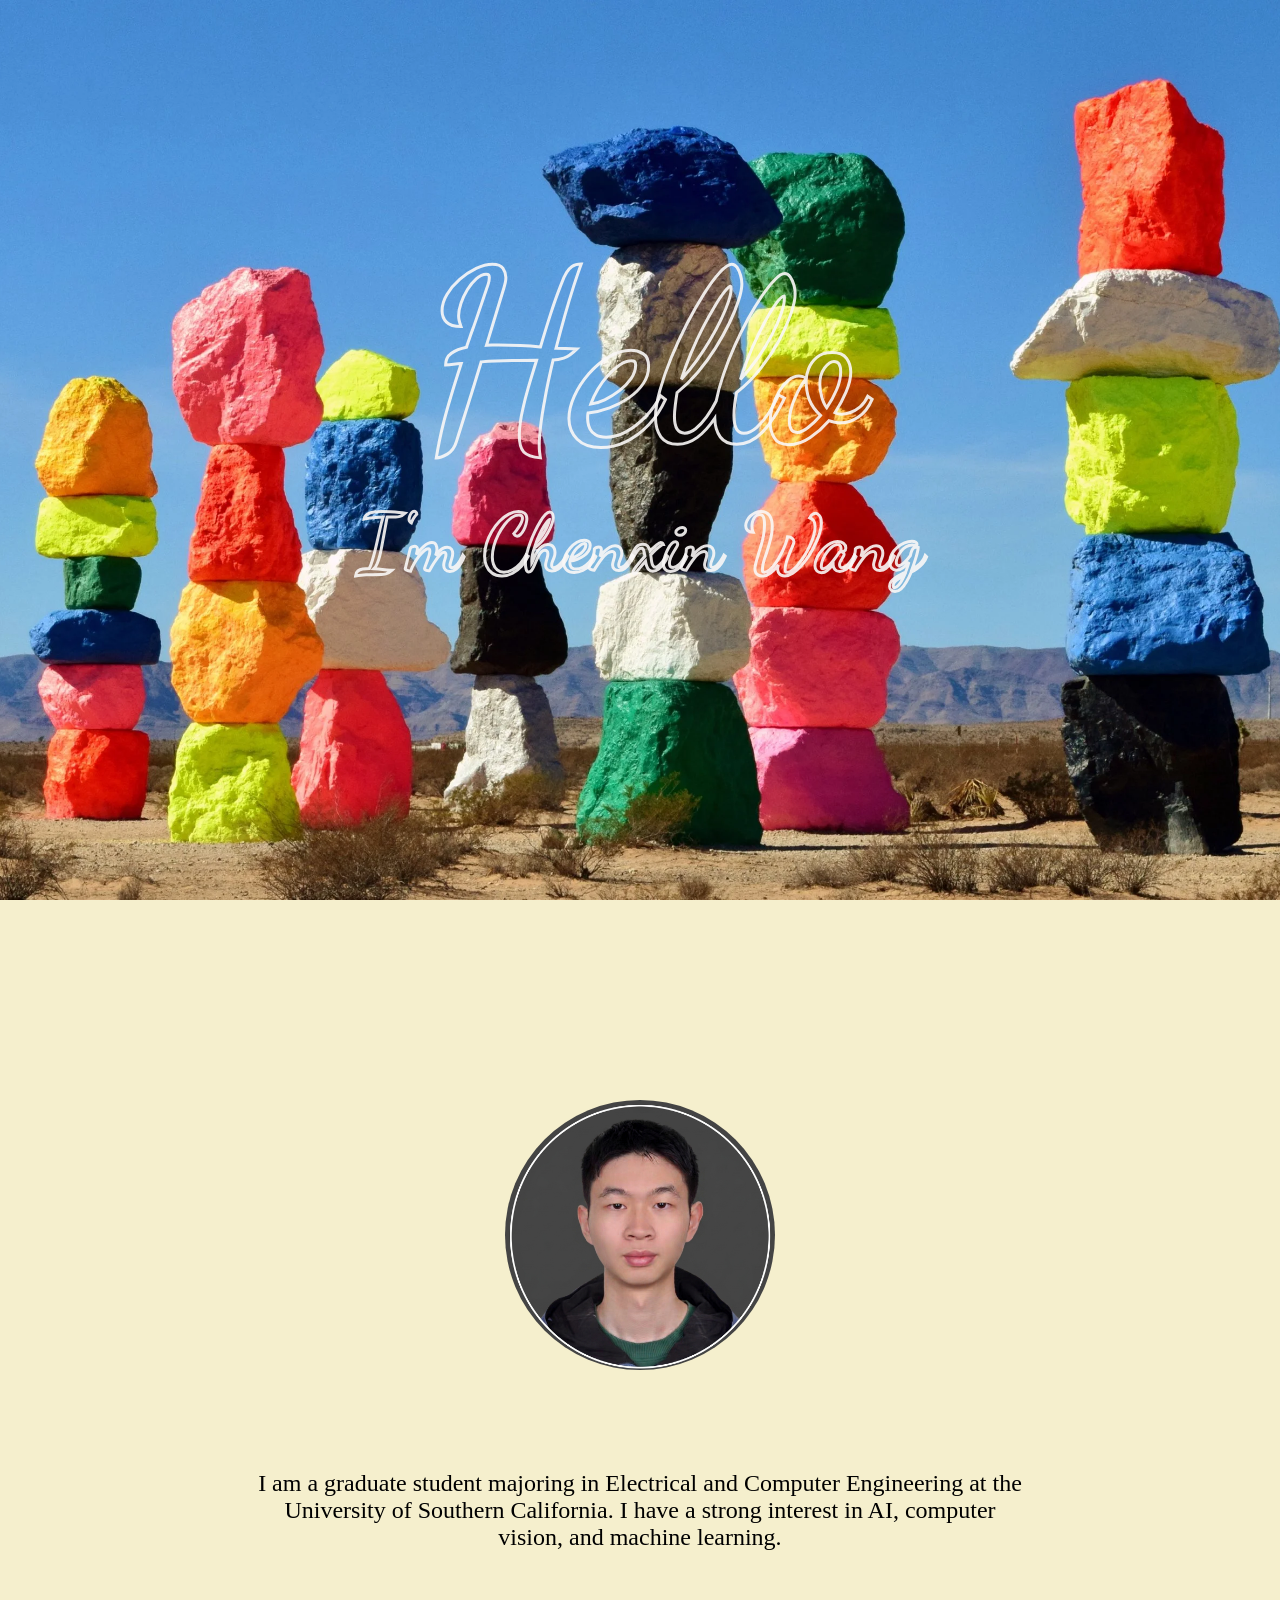
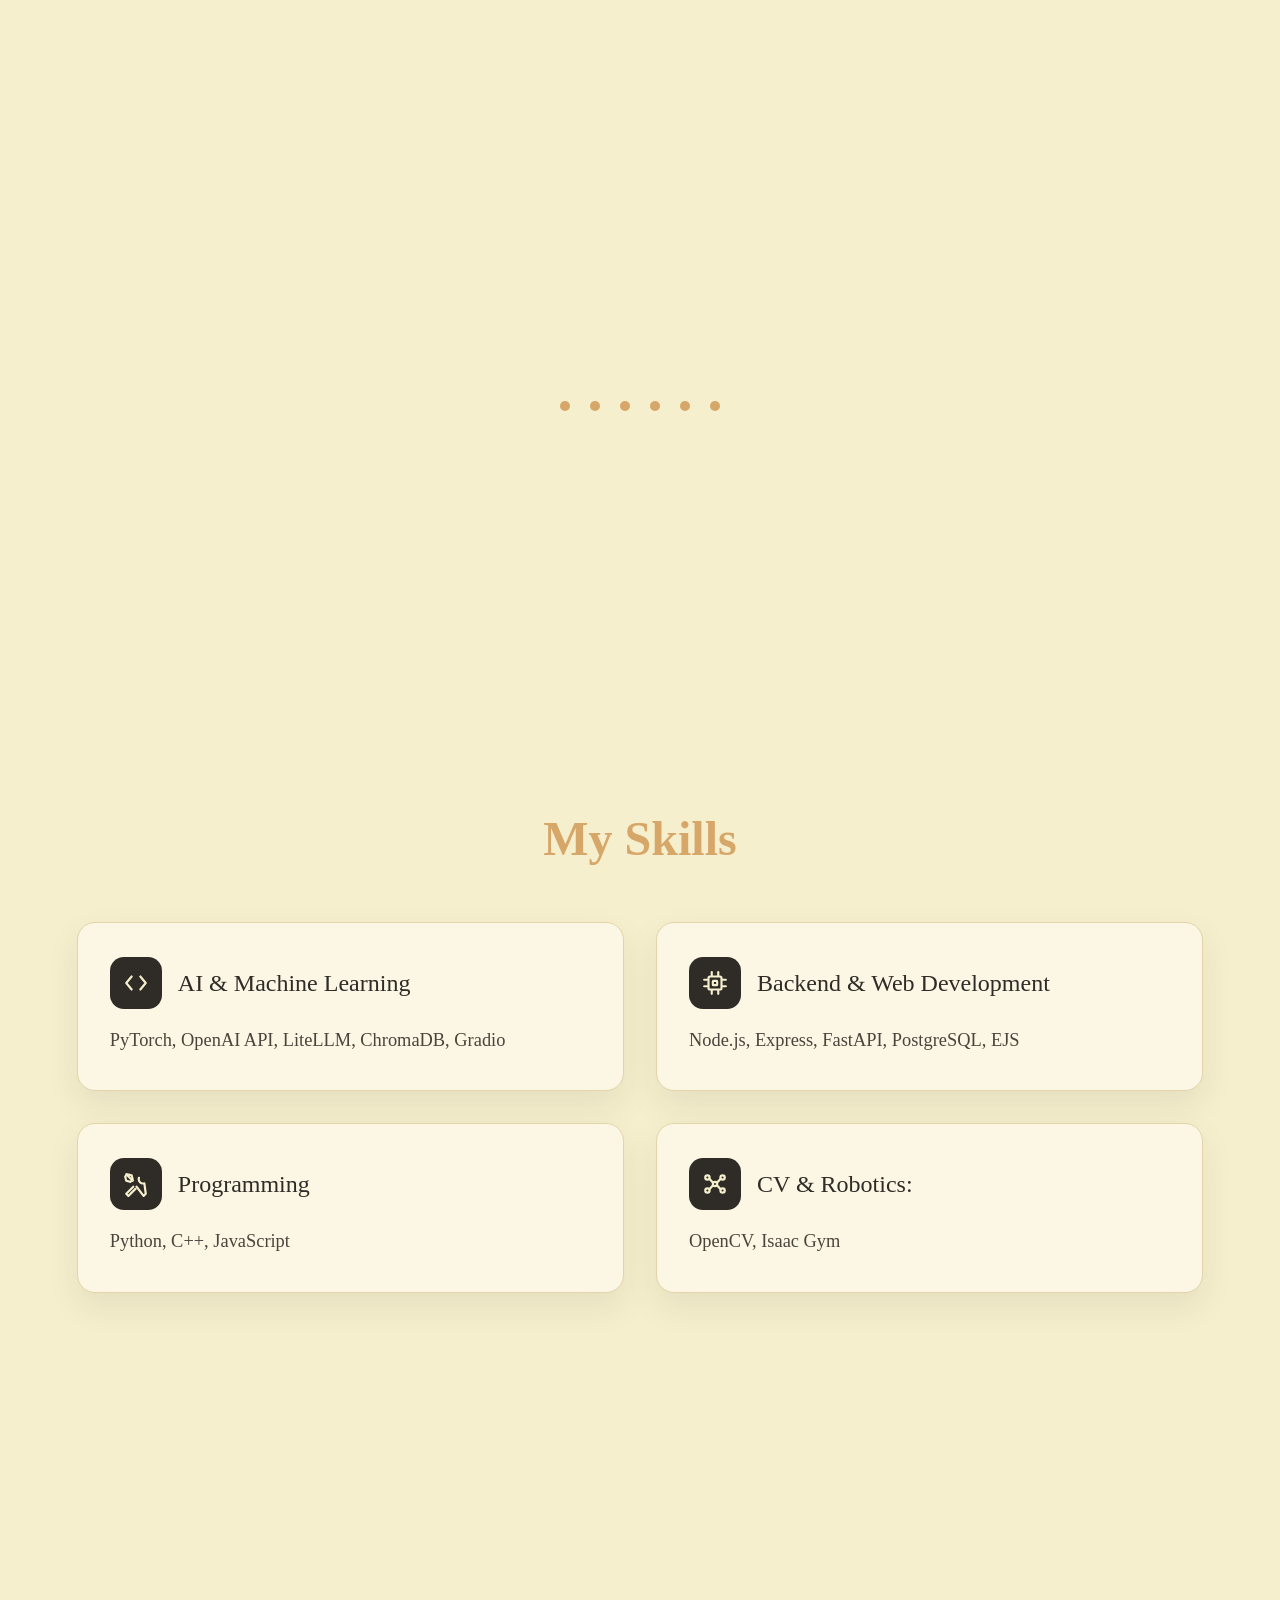
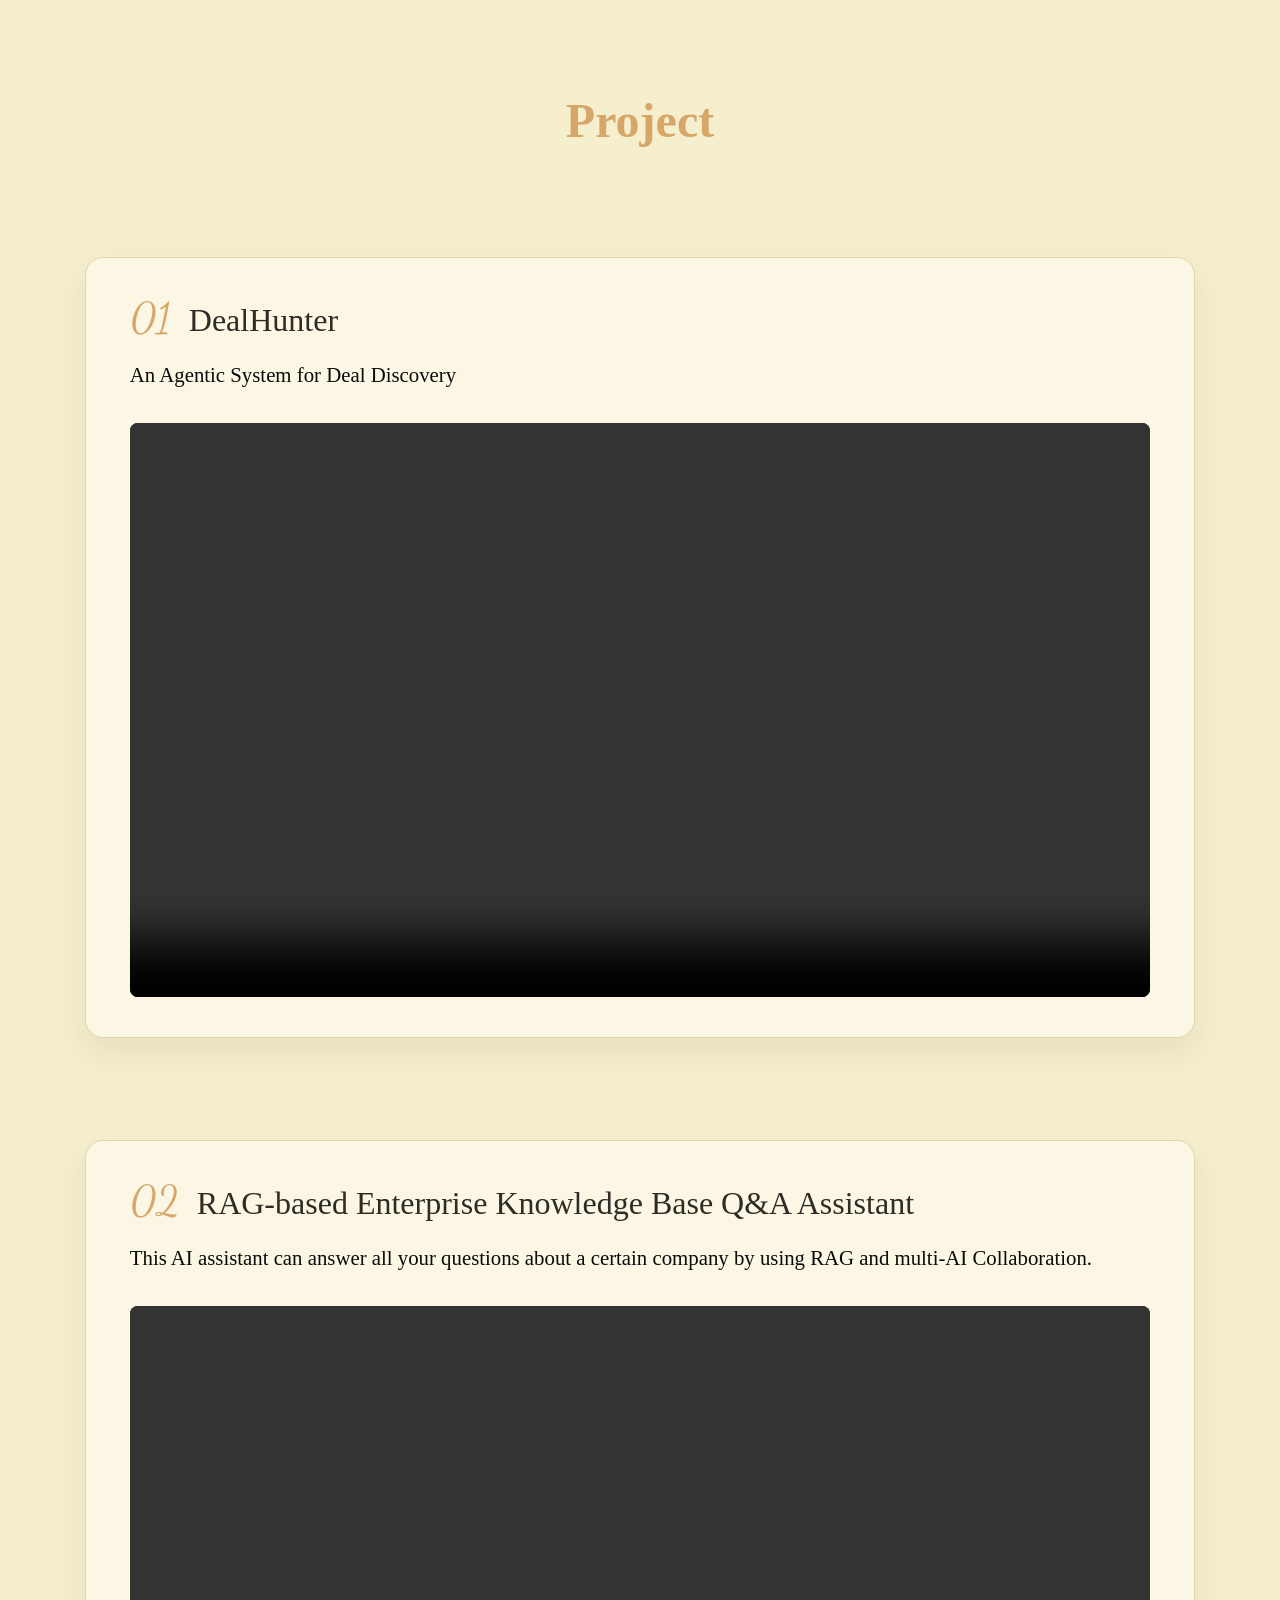
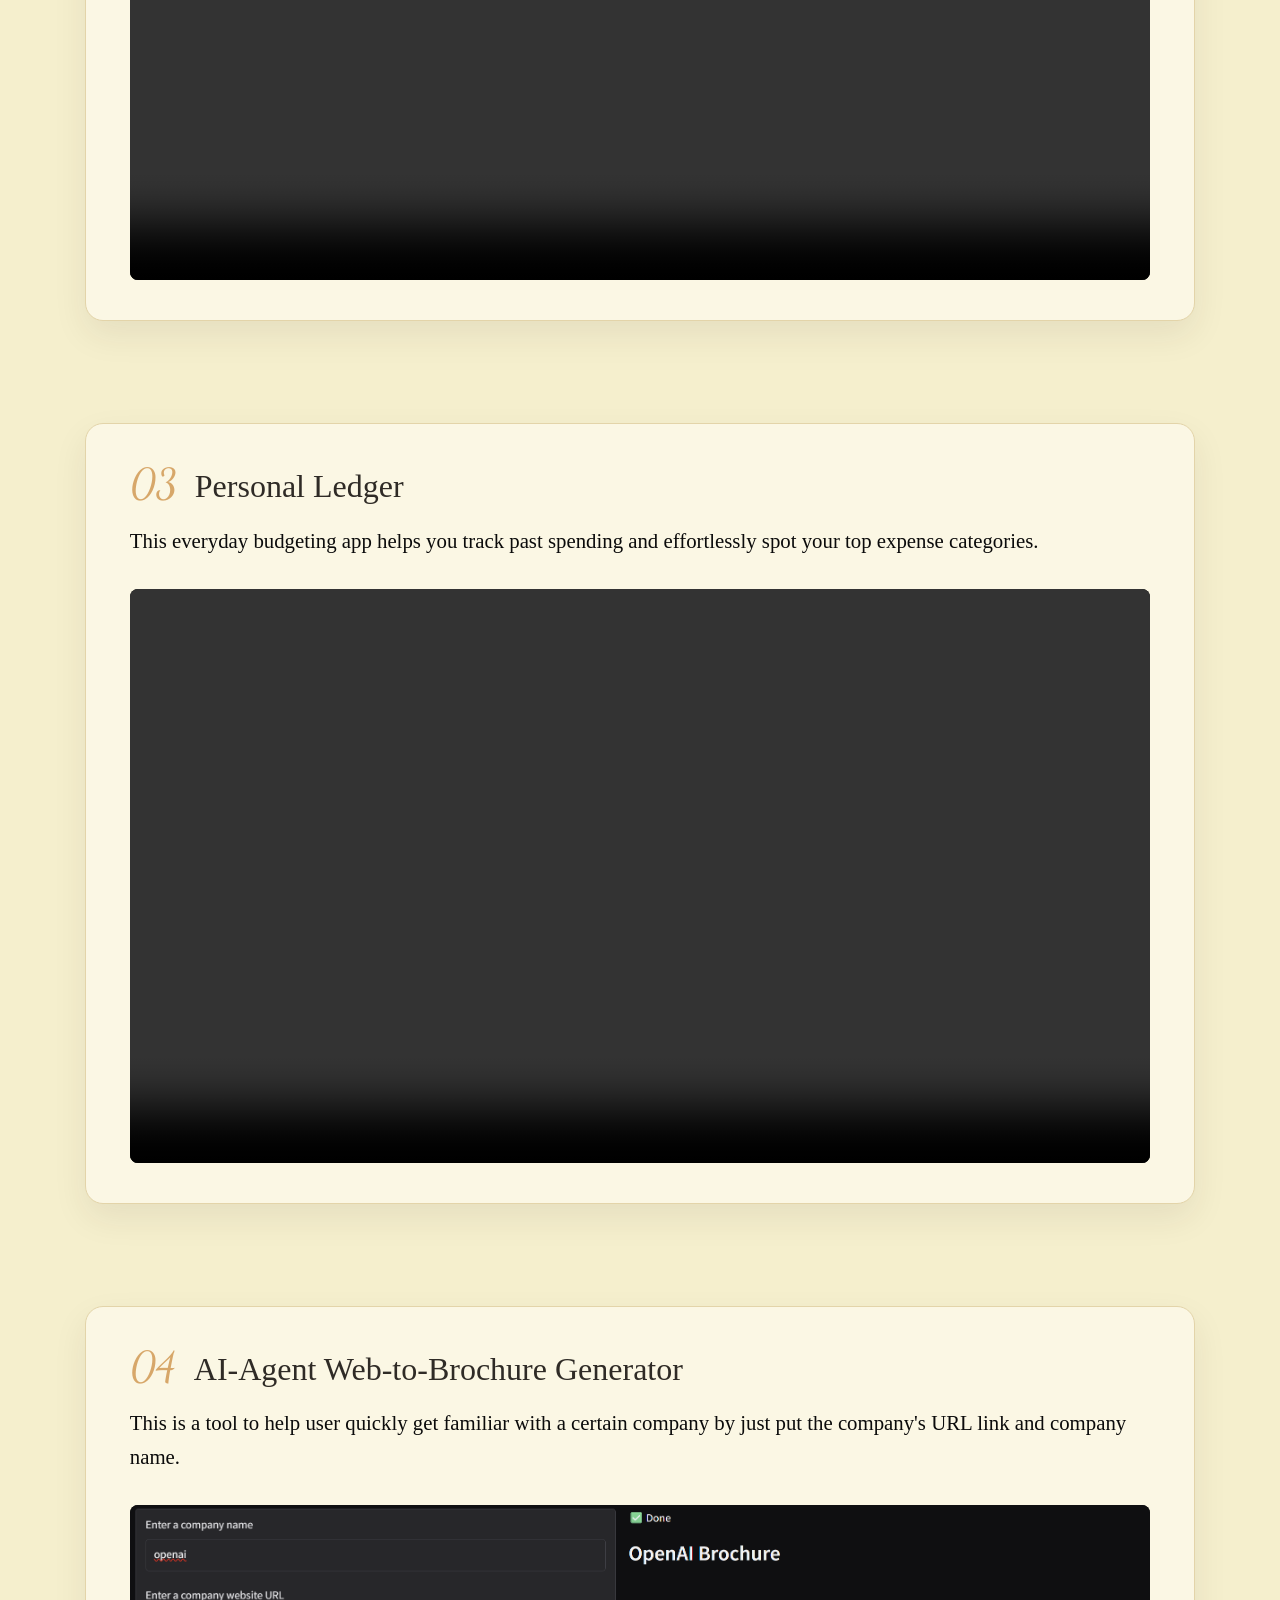
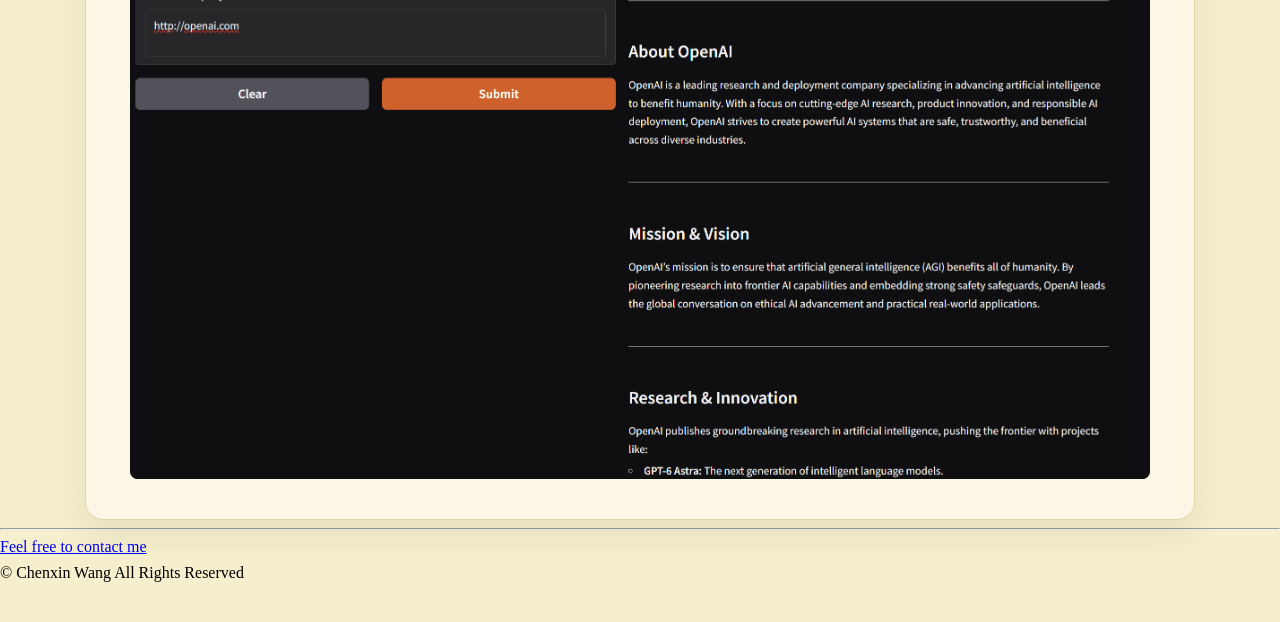
<file: index.html>
<!DOCTYPE html>
<html lang="en">
<head>
    <meta charset="UTF-8">
    <meta name="viewport" content="width=device-width, initial-scale=1.0">
    <title>My Resume</title>
    <link rel="stylesheet" href="./style.css">
    <link rel="preconnect" href="https://fonts.googleapis.com">
    <link rel="preconnect" href="https://fonts.gstatic.com" crossorigin>
    <link href="https://fonts.googleapis.com/css2?family=Dancing+Script:wght@700&display=swap" rel="stylesheet">
</head>
<body>
    <div class="cont">
        <img src="./pictures/222.webp" alt="hello, I am Chenxin Wang" style="width:100%; display:block;">
        <h1 class="first_hello">Hello</h1>
        <h2 class="name">I'm Chenxin Wang</h2>
    </div>
    <img src="./pictures/person.jpg" alt="chenxin wang's photo" class="profile-image">
    <p class="introduction">
        I am a graduate student majoring in Electrical and Computer Engineering at the University of Southern California. I have a strong interest in AI, computer vision, and machine learning. 
    </p>
    <div class="dot-divider">
        <span></span><span></span><span></span><span></span><span></span><span></span>
    </div>
    <h2 class="Skills">My Skills</h2>
    <div class="feature-grid">
        <div class="feature-card">
            <div class="feature-head">
                <span class="feature-icon">
                    <svg viewBox="0 0 24 24" fill="none" stroke="currentColor" stroke-width="2"
                         stroke-linecap="round" stroke-linejoin="round" aria-hidden="true">
                        <polyline points="8 6 3 12 8 18"></polyline>
                        <polyline points="16 6 21 12 16 18"></polyline>
                    </svg>
                </span>
                <h3 class="feature-title">AI & Machine Learning</h3>
            </div>
            <p class="feature-text">
                PyTorch, OpenAI API, LiteLLM, ChromaDB, Gradio
            </p>
        </div>

        <div class="feature-card">
            <div class="feature-head">
                <span class="feature-icon">
                    <svg viewBox="0 0 24 24" fill="none" stroke="currentColor" stroke-width="2"
                         stroke-linecap="round" stroke-linejoin="round" aria-hidden="true">
                        <rect x="6" y="6" width="12" height="12" rx="1.5"></rect>
                        <rect x="10" y="10" width="4" height="4" rx="0.5"></rect>
                        <line x1="9" y1="2" x2="9" y2="5"></line>
                        <line x1="15" y1="2" x2="15" y2="5"></line>
                        <line x1="9" y1="19" x2="9" y2="22"></line>
                        <line x1="15" y1="19" x2="15" y2="22"></line>
                        <line x1="2" y1="9" x2="5" y2="9"></line>
                        <line x1="2" y1="15" x2="5" y2="15"></line>
                        <line x1="19" y1="9" x2="22" y2="9"></line>
                        <line x1="19" y1="15" x2="22" y2="15"></line>
                    </svg>
                </span>
                <h3 class="feature-title">Backend & Web Development</h3>
            </div>
            <p class="feature-text">
                Node.js, Express, FastAPI, PostgreSQL, EJS
            </p>
        </div>

        <div class="feature-card">
            <div class="feature-head">
                <span class="feature-icon">
                    <svg viewBox="0 0 24 24" fill="none" stroke="currentColor" stroke-width="2"
                         stroke-linecap="round" stroke-linejoin="round" aria-hidden="true">
                        <path d="M14.7 6.3a4 4 0 0 0 5 5L21 21l-2 2-6.5-8.5"></path>
                        <path d="M3 3l6 6"></path>
                        <path d="M9.5 14.5 3 21l2 2 6.5-6.5"></path>
                        <path d="M4 3l4 1 1 4-2 2-4-1-1-4z"></path>
                    </svg>
                </span>
                <h3 class="feature-title">Programming</h3>
            </div>
            <p class="feature-text">
                Python, C++, JavaScript
            </p>
        </div>

        <div class="feature-card">
            <div class="feature-head">
                <span class="feature-icon">
                    <svg viewBox="0 0 24 24" fill="none" stroke="currentColor" stroke-width="2"
                         stroke-linecap="round" stroke-linejoin="round" aria-hidden="true">
                        <circle cx="5" cy="6" r="2"></circle>
                        <circle cx="5" cy="18" r="2"></circle>
                        <circle cx="12" cy="12" r="2"></circle>
                        <circle cx="19" cy="6" r="2"></circle>
                        <circle cx="19" cy="18" r="2"></circle>
                        <line x1="6.8" y1="7.1" x2="10.2" y2="10.9"></line>
                        <line x1="6.8" y1="16.9" x2="10.2" y2="13.1"></line>
                        <line x1="13.8" y1="10.9" x2="17.2" y2="7.1"></line>
                        <line x1="13.8" y1="13.1" x2="17.2" y2="16.9"></line>
                    </svg>
                </span>
                <h3 class="feature-title">CV & Robotics:</h3>
            </div>
            <p class="feature-text">
                OpenCV, Isaac Gym
            </p>
        </div>
    </div>

    <h2 class="Skills">Project</h2>
    <div class="project-section">
        <div class="project-card">
            <div class="project-head">
                <span class="project-number">01</span>
                <h3 class="project-name">DealHunter</h3>
            </div>
            <p class="project-desc">
                 An Agentic System for Deal Discovery
            </p>
            <div class="project-media">
                <video class="project-video" controls preload="metadata" playsinline>
                    <source src="./pictures/The_Price_is_Right.mp4" type="video/mp4">
                    Your browser does not support the video tag.
                </video>
            </div>
        </div>
        <div class="project-card">
            <div class="project-head">
                <span class="project-number">02</span>
                <h3 class="project-name">RAG-based Enterprise Knowledge Base Q&amp;A Assistant</h3>
            </div>
            <p class="project-desc">
                This AI assistant can answer all your questions about a certain company by using RAG and multi-AI Collaboration.
            </p>
            <div class="project-media">
                <video class="project-video" controls preload="metadata" playsinline>
                    <source src="./pictures/Insurellm%20Expert%20Assistant%20-%20Google%20Chrome%202026-09-15%2015-29-18.mp4" type="video/mp4">
                    Your browser does not support the video tag.
                </video>
            </div>
        </div>

        <div class="project-card">
            <div class="project-head">
                <span class="project-number">03</span>
                <h3 class="project-name">Personal Ledger</h3>
            </div>
            <p class="project-desc">
                This everyday budgeting app helps you track past spending and effortlessly spot your top expense categories.
            </p>
            <div class="project-media">
                <video class="project-video" controls preload="metadata" playsinline>
                    <source src="./pictures/login-demo.mp4" type="video/mp4">
                    Your browser does not support the video tag.
                </video>
            </div>
        </div>

        <div class="project-card">
            <div class="project-head">
                <span class="project-number">04</span>
                <h3 class="project-name">AI-Agent Web-to-Brochure Generator</h3>
            </div>
            <p class="project-desc">
                This is a tool to help user quickly get familiar with a certain company by just put the company's URL link and company name.
            </p>
            <div class="project-media">
                <img class="project-image" src="./pictures/123.png" alt="AI-Agent Web-to-Brochure Generator screenshot">
            </div>
        </div>
    </div>

    <hr />
    <a href="./public/contact.html"> Feel free to contact me</a>
<footer>
    <p>© Chenxin Wang All Rights Reserved</p>
</footer> 
</body>
</html>
</file>
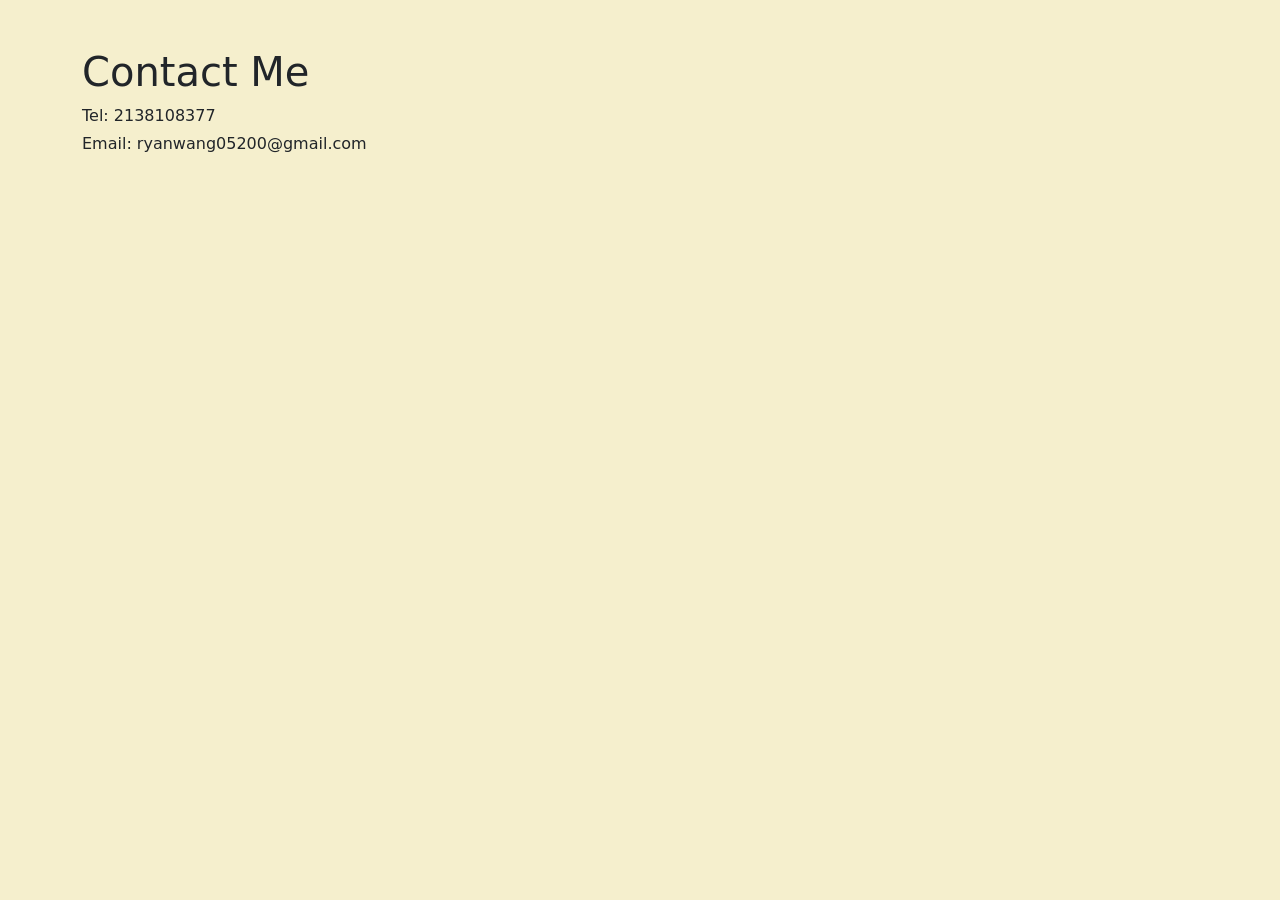
<file: public/contact.html>
<!DOCTYPE html>
<html lang="en">
<head>
    <meta charset="UTF-8">
    <meta name="viewport" content="width=device-width, initial-scale=1.0">
    <title>Contact Me</title>
    <link href="https://cdn.jsdelivr.net/npm/bootstrap@5.3.3/dist/css/bootstrap.min.css" rel="stylesheet" integrity="sha384-QWTKZyjpPEjISv5WaRU9OFeRpok6YctnYmDr5pNlyT2bRjXh0JMhjY6hW+ALEwIH" crossorigin="anonymous">
    <style>
        body {
            background-color: #f5efcd;
        }
    </style>
</head>
<body>
    <div class="container py-5">
        <h1>Contact Me</h1>
        <p class="mb-1">Tel: 2138108377</p>
        <p class="mb-1">Email: ryanwang05200@gmail.com</p>
    </div>
    <script src="https://cdn.jsdelivr.net/npm/bootstrap@5.3.3/dist/js/bootstrap.bundle.min.js" integrity="sha384-YvpcrYf0tY3lHB60NNkmXc5s9fDVZLESaAA55NDzOxhy9GkcIdslK1eN7N6jIeHz" crossorigin="anonymous"></script>
</body>
</html>
</file>
<file: style.css>
body {
    margin: 0;
    background-color: #f5efcd;
}
.cont {
    position: relative;
    height: 100vh;
    overflow: hidden;
}

.cont img {
    height: 100%;
    object-fit: cover;
}

.first_hello{
    position: absolute;
    top: 40%;
    width: 100%;
    margin: 0;
    transform: translateY(-50%);
    color: transparent;
    -webkit-text-stroke: 3px rgba(249, 247, 246, 0.9);
    font-family: "Dancing Script", cursive;
    font-weight: 700;
    font-size: 15rem;
    text-align: center;
}
.name{
    position: absolute;
    top:55%;
    width: 100%;
    text-align: center;
    color: transparent;
    -webkit-text-stroke: 3px rgba(249, 247, 246, 0.9);
    font-family: "Dancing Script", cursive;
    font-weight: 700;
    margin: 0;
    font-size: 5rem;
}
.profile-image{
    height:30vh;
    margin:20px auto;
    display: block;
    border-radius: 50%;
    margin-top: 200px;
}

.introduction{
    text-align: center;
    font-size: 1.5rem;
    margin: 100px auto;
    width: 60%;
}

.dot-divider {
    display: flex;
    justify-content: center;
    align-items: center;
    gap: 20px;
}

.dot-divider span {
    margin-top: 350px;
    width: 10px;
    height: 10px;
    border-radius: 50%;
    background-color: #d7a769;
}

.Skills{
    color: #d7a769;
    font-size: 3rem;
    margin-top: 400px;
    text-align: center;
}

li{
    font-size: 1.5rem;
    margin-bottom: 50px;
}

ul{
    width: fit-content;
    margin: 0 auto;
    text-align: left;
}

.feature-grid {
    display: grid;
    grid-template-columns: repeat(auto-fit, minmax(380px, 1fr));
    gap: 32px;
    width: min(1150px, 88%);
    margin: 56px auto 0;
}

.feature-card {
    background-color: #fbf7e4;
    border: 1px solid #e3d4a9;
    border-radius: 18px;
    padding: 34px 32px;
    box-shadow: 0 14px 34px rgba(47, 43, 38, 0.08);
    transition: transform 0.25s ease, box-shadow 0.25s ease;
}

.feature-card:hover {
    transform: translateY(-4px);
    box-shadow: 0 18px 40px rgba(47, 43, 38, 0.14);
}

.feature-head {
    display: flex;
    align-items: center;
    gap: 16px;
    margin-bottom: 16px;
}

.feature-icon {
    flex: 0 0 auto;
    width: 52px;
    height: 52px;
    border-radius: 14px;
    background-color: #2f2b26;
    color: #f5efcd;
    display: flex;
    align-items: center;
    justify-content: center;
}

.feature-icon svg {
    width: 26px;
    height: 26px;
}

.feature-title {
    margin: 0;
    font-size: 1.5rem;
    font-weight: 400;
    color: #2f2b26;
    line-height: 1.2;
}

.feature-text {
    margin: 0;
    font-size: 1.15rem;
    line-height: 1.7;
    color: #4a443c;
}

@media (max-width: 600px) {
    .feature-card {
        padding: 26px 22px;
    }

    .feature-title {
        font-size: 1.35rem;
    }
}

.Project_title {
    font-size: 1.7rem;
}

.project-section {
    width: min(1150px, 88%);
    margin: 0 auto;
    padding: 0 8px;
    box-sizing: border-box;
}

.project-section hr {
    border: none;
    border-top: 1px solid #d7a769;
    margin: 32px 0;
}

.project-card {
    background-color: #fbf7e4;
    border: 1px solid #e3d4a9;
    border-radius: 18px;
    padding: 40px 44px;
    margin-top: 70px;
    box-shadow: 0 14px 34px rgba(47, 43, 38, 0.08);
}

.project-head {
    display: flex;
    align-items: baseline;
    gap: 18px;
    margin-bottom: 18px;
}

.project-number {
    font-family: "Dancing Script", cursive;
    font-size: 2.6rem;
    line-height: 1;
    color: #d7a769;
}

.project-name {
    margin: 0;
    font-size: 2rem;
    font-weight: 400;
    color: #2f2b26;
    line-height: 1.2;
}

.project-desc {
    margin: 0 0 32px;
    font-size: 1.3rem;
    line-height: 1.6;
    color: #0b0b0b;
}

.project-media {
    border-radius: 12px;
    overflow: hidden;
    background-color: #2f2b26;
    line-height: 0;
}

.project-video,
.project-image {
    display: block;
    width: 100%;
    height: auto;
}

@media (max-width: 600px) {
    .project-card {
        padding: 28px 22px;
    }

    .project-name {
        font-size: 1.6rem;
    }
}

footer {
    text-align: left;
    padding: 8px 16px 40px 0;
}

footer p {
    margin: 0;
}
.project-section {
    display: grid;
    grid-template-columns: minmax(0, 1fr);
    gap: 32px;
    max-width: 1200px;
    margin: 0 auto;
}

.project-card {
    min-width: 0;          /* 关键：不让内容撑宽卡片 */
    width: auto;
    box-sizing: border-box;
}

.project-media {
    width: 100%;
    aspect-ratio: 16 / 9;  /* 媒体区域高度也统一 */
    overflow: hidden;
    border-radius: 8px;
    background: #000;
}

.project-video,
.project-image {
    width: 100% !important;
    height: 100% !important;
    max-width: 100%;
    object-fit: contain;
    display: block;
}

/* 手机上变成一列 */
@media (max-width: 768px) {
    .project-section {
        grid-template-columns: minmax(0, 1fr);
    }
}
</file>
